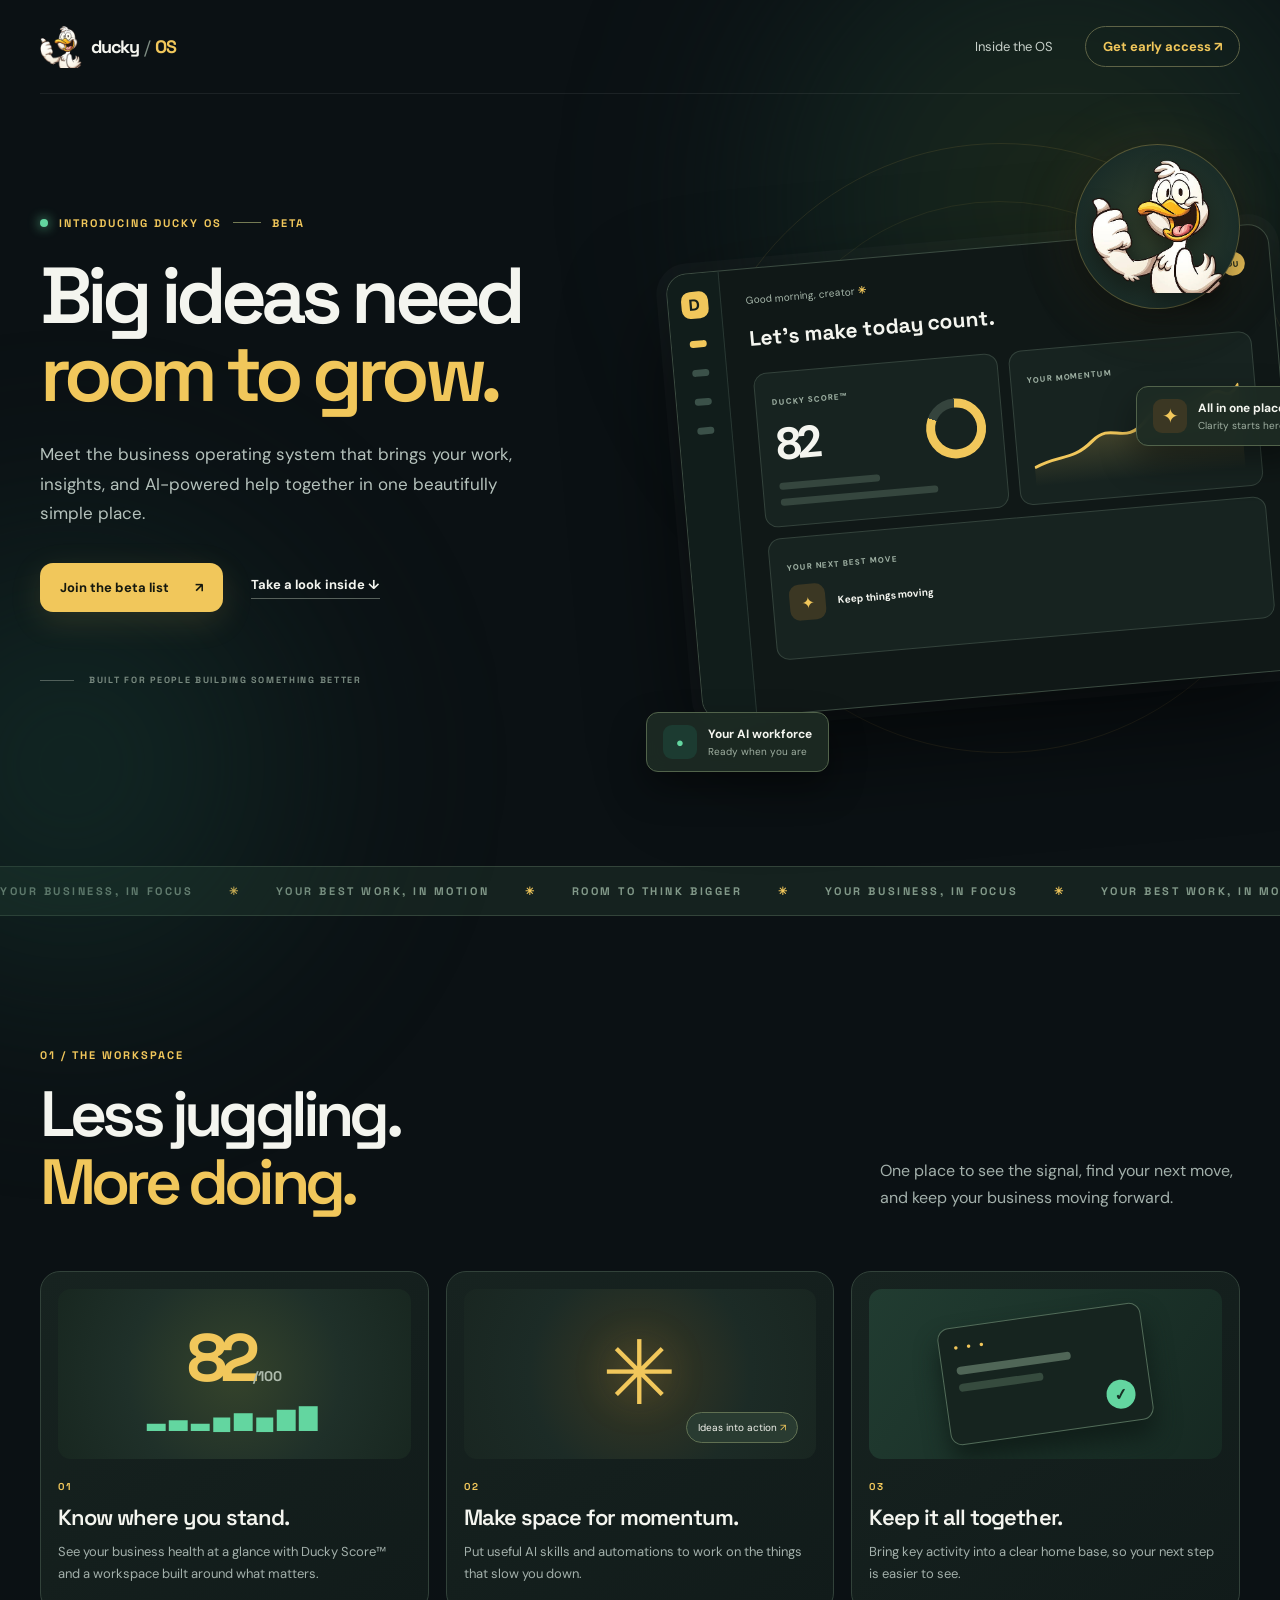
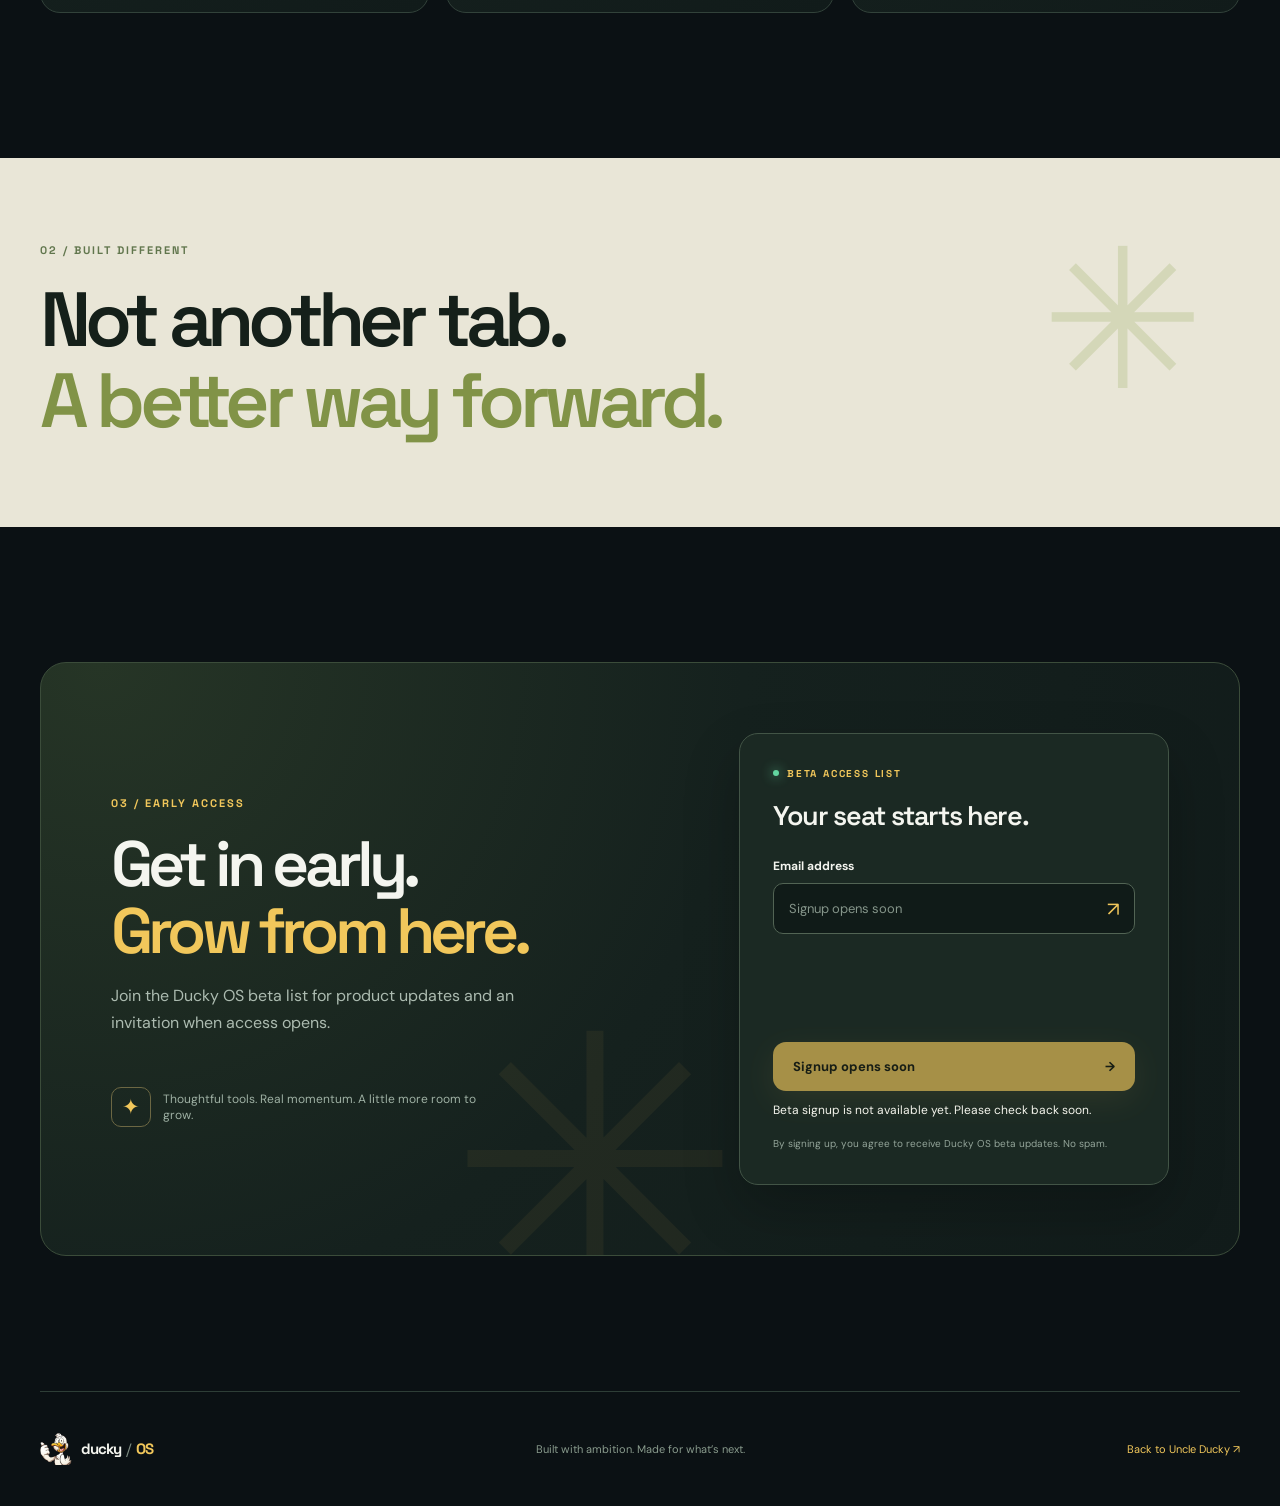
<file: ducky-os/index.html>
<!doctype html>
<html lang="en">
<head>
  <meta charset="utf-8">
  <meta name="viewport" content="width=device-width, initial-scale=1">
  <meta name="theme-color" content="#0b1114">
  <meta name="description" content="Meet Ducky OS: one calm command center for your business. Join the beta early access list.">
  <meta property="og:title" content="Ducky OS Beta | A little more room to grow">
  <meta property="og:description" content="Your business, finally in one place. Join the Ducky OS beta early access list.">
  <meta property="og:type" content="website">
  <meta property="og:url" content="https://uncleducky.org/ducky-os/">
  <title>Ducky OS Beta — Small business grit. 10x AI power</title>
  <link rel="icon" href="/images/logo.ico" sizes="32x32">
  <link rel="preconnect" href="https://fonts.googleapis.com">
  <link rel="preconnect" href="https://fonts.gstatic.com" crossorigin>
  <link href="https://fonts.googleapis.com/css2?family=DM+Sans:wght@400;500;600;700&family=Space+Grotesk:wght@400;500;600;700&display=swap" rel="stylesheet">
  <link rel="stylesheet" href="./style.css">
  <script src="https://www.google.com/recaptcha/api.js" async defer></script>
  <script src="./signup.js" defer></script>
</head>
<body>
  <div class="ambient ambient-one" aria-hidden="true"></div>
  <div class="ambient ambient-two" aria-hidden="true"></div>
  <header class="site-header wrap">
    <a class="brand" href="/" aria-label="Uncle Ducky home"><img src="/images/logo.png" width="42" height="42" alt=""><span>ducky<span class="brand-separator">/</span><strong>OS</strong></span></a>
    <nav aria-label="Main navigation"><a href="#inside">Inside the OS</a><a href="#early-access" class="nav-cta">Get early access <span aria-hidden="true">↗</span></a></nav>
  </header>
  <main>
    <section class="hero wrap" aria-labelledby="hero-title">
      <div class="hero-copy">
        <div class="eyebrow"><span class="live-dot"></span> INTRODUCING DUCKY OS <span class="eyebrow-rule"></span> BETA</div>
        <h1 id="hero-title">Big ideas need <em>room to grow.</em></h1>
        <p class="hero-lead">Meet the business operating system that brings your work, insights, and AI-powered help together in one beautifully simple place.</p>
        <div class="hero-actions"><a class="button button-gold" href="#early-access">Join the beta list <span aria-hidden="true">↗</span></a><a class="text-link" href="#inside">Take a look inside <span aria-hidden="true">↓</span></a></div>
        <div class="hero-footnote"><span class="footnote-line"></span> BUILT FOR PEOPLE BUILDING SOMETHING BETTER</div>
      </div>
      <div class="hero-art" aria-label="Illustration of the Ducky OS workspace">
        <div class="orbit orbit-one"></div><div class="orbit orbit-two"></div>
        <div class="hero-mascot"><img src="/images/logo.png" alt="Uncle Ducky mascot" width="196" height="196"></div>
        <div class="float-card float-card-a"><span class="float-icon">✦</span><span><strong>All in one place</strong><small>Clarity starts here</small></span></div>
        <div class="float-card float-card-b"><span class="float-icon float-icon-green">●</span><span><strong>Your AI workforce</strong><small>Ready when you are</small></span></div>
        <div class="dashboard-preview" aria-hidden="true">
          <div class="preview-rail"><span class="rail-logo">D</span><i></i><i></i><i></i><i></i></div>
          <div class="preview-main"><div class="preview-top"><span>Good morning, creator <b>✳</b></span><span class="preview-avatar">DU</span></div><div class="preview-greeting">Let's make today count.</div><div class="preview-grid"><div class="preview-panel preview-score"><small>DUCKY SCORE™</small><div class="score-figure"><span>82</span><span class="score-ring"></span></div><div class="skeleton short"></div><div class="skeleton"></div></div><div class="preview-panel preview-chart"><small>YOUR MOMENTUM</small><svg viewBox="0 0 180 100" preserveAspectRatio="none"><defs><linearGradient id="chart-fill" x1="0" x2="0" y1="0" y2="1"><stop stop-color="#f1c75b" stop-opacity=".35"/><stop offset="1" stop-color="#f1c75b" stop-opacity="0"/></linearGradient></defs><path d="M0 81 C22 69 32 78 51 59 S77 69 99 42 S126 52 147 29 S165 38 180 14 L180 100 L0 100Z" fill="url(#chart-fill)"/><path d="M0 81 C22 69 32 78 51 59 S77 69 99 42 S126 52 147 29 S165 38 180 14" fill="none" stroke="#f1c75b" stroke-width="3"/></svg></div><div class="preview-panel preview-wide"><small>YOUR NEXT BEST MOVE</small><div class="wide-content"><span class="wide-spark">✦</span><span><b>Keep things moving</b><span class="skeleton"></span></span></div></div></div></div>
        </div>
      </div>
    </section>
    <div class="marquee" aria-label="Ducky OS brings clarity, momentum, and useful AI together"><div>YOUR BUSINESS, IN FOCUS <span>✳</span> YOUR BEST WORK, IN MOTION <span>✳</span> ROOM TO THINK BIGGER <span>✳</span> YOUR BUSINESS, IN FOCUS <span>✳</span> YOUR BEST WORK, IN MOTION <span>✳</span> ROOM TO THINK BIGGER <span>✳</span></div></div>
    <section id="inside" class="features wrap" aria-labelledby="features-title"><div class="section-intro"><span class="section-label">01 / THE WORKSPACE</span><h2 id="features-title">Less juggling.<br><em>More doing.</em></h2><p>One place to see the signal, find your next move, and keep your business moving forward.</p></div><div class="feature-grid"><article class="feature-card"><div class="feature-visual feature-visual-score"><span class="mini-score">82<span>/100</span></span><span class="mini-chart">▂▃▂▄▅▄▆▇</span></div><span class="feature-number">01</span><h3>Know where you stand.</h3><p>See your business health at a glance with Ducky Score™ and a workspace built around what matters.</p></article><article class="feature-card"><div class="feature-visual feature-visual-ai"><span class="ai-star">✳</span><span class="ai-pill">Ideas into action <span>↗</span></span></div><span class="feature-number">02</span><h3>Make space for momentum.</h3><p>Put useful AI skills and automations to work on the things that slow you down.</p></article><article class="feature-card"><div class="feature-visual feature-visual-calm"><div class="calm-window"><span class="calm-dots">● ● ●</span><span class="calm-line"></span><span class="calm-line calm-line-two"></span><span class="calm-check">✓</span></div></div><span class="feature-number">03</span><h3>Keep it all together.</h3><p>Bring key activity into a clear home base, so your next step is easier to see.</p></article></div></section>
    <section class="statement"><div class="wrap statement-inner"><span class="section-label">02 / BUILT DIFFERENT</span><p>Not another tab.<br><em>A better way forward.</em></p><span class="statement-star" aria-hidden="true">✳</span></div></section>
    <section id="early-access" class="signup-section wrap" aria-labelledby="signup-title"><div class="signup-panel"><div class="signup-copy"><span class="section-label">03 / EARLY ACCESS</span><h2 id="signup-title">Get in early.<br><em>Grow from here.</em></h2><p>Join the Ducky OS beta list for product updates and an invitation when access opens.</p><div class="signup-detail"><span class="detail-icon">✦</span><span>Thoughtful tools. Real momentum. A little more room to grow.</span></div></div><div class="signup-form-card"><span class="form-topline"><span class="live-dot"></span> BETA ACCESS LIST</span><h3>Your seat starts here.</h3><form id="beta-form" novalidate><label for="beta-email">Email address</label><div class="input-wrap"><input id="beta-email" name="email" type="email" autocomplete="email" inputmode="email" placeholder="Signup opens soon" disabled required maxlength="254"><span aria-hidden="true">↗</span></div><div class="honeypot" aria-hidden="true"><label for="beta-company-url">Company website</label><input id="beta-company-url" name="company_url" type="text" tabindex="-1" autocomplete="off"></div><div class="captcha-wrap"><div class="g-recaptcha" data-sitekey="6LerRdQsAAAAAHWOq9WckGZ8N4dUwdqrEQhuVvh0"></div></div><button class="button button-gold form-button" type="submit" disabled>Signup opens soon <span aria-hidden="true">→</span></button><p id="form-status" class="form-status" role="status" aria-live="polite">Beta signup is not available yet. Please check back soon.</p><p class="form-note">By signing up, you agree to receive Ducky OS beta updates. No spam.</p></form></div></div></section>
  </main>
  <footer class="footer wrap"><a class="brand" href="/" aria-label="Uncle Ducky home"><img src="/images/logo.png" width="32" height="32" alt=""><span>ducky<span class="brand-separator">/</span><strong>OS</strong></span></a><span>Built with ambition. Made for what’s next.</span><a href="/">Back to Uncle Ducky ↗</a></footer>
</body>
</html>
</file>
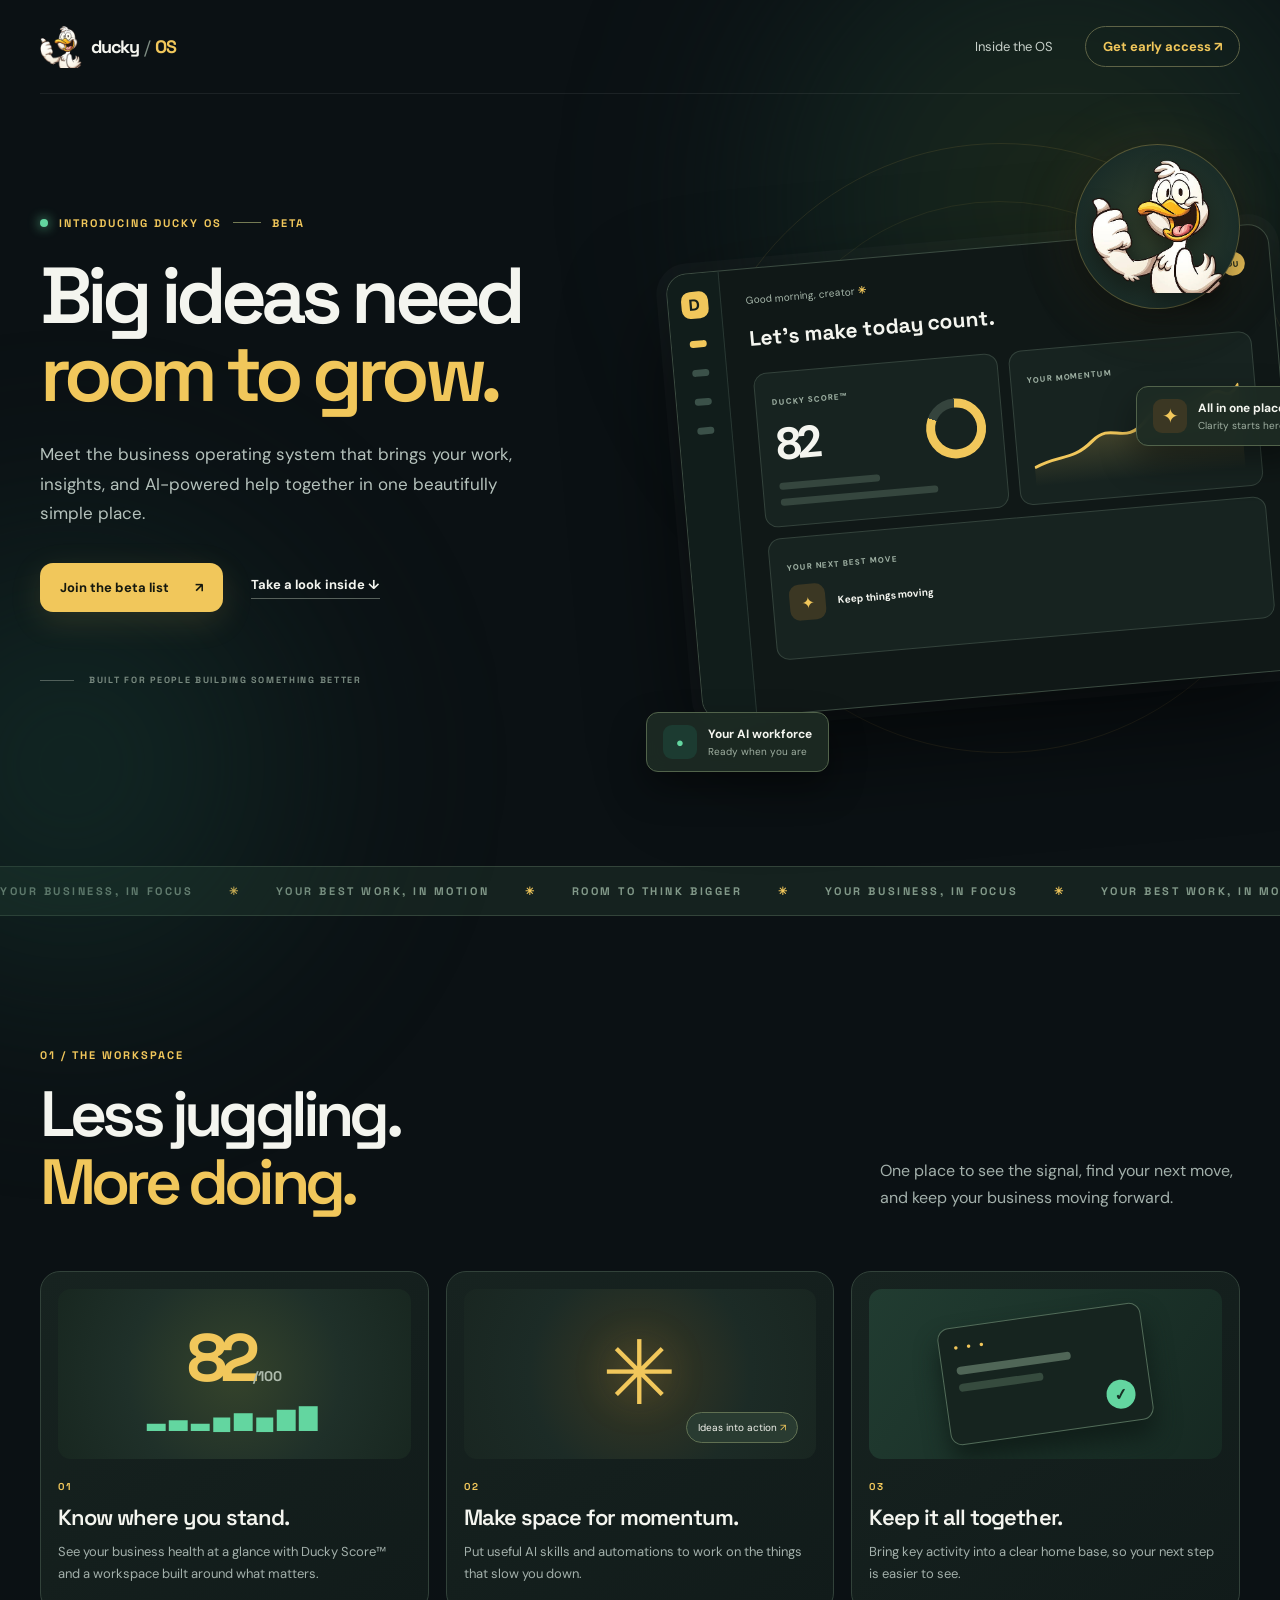
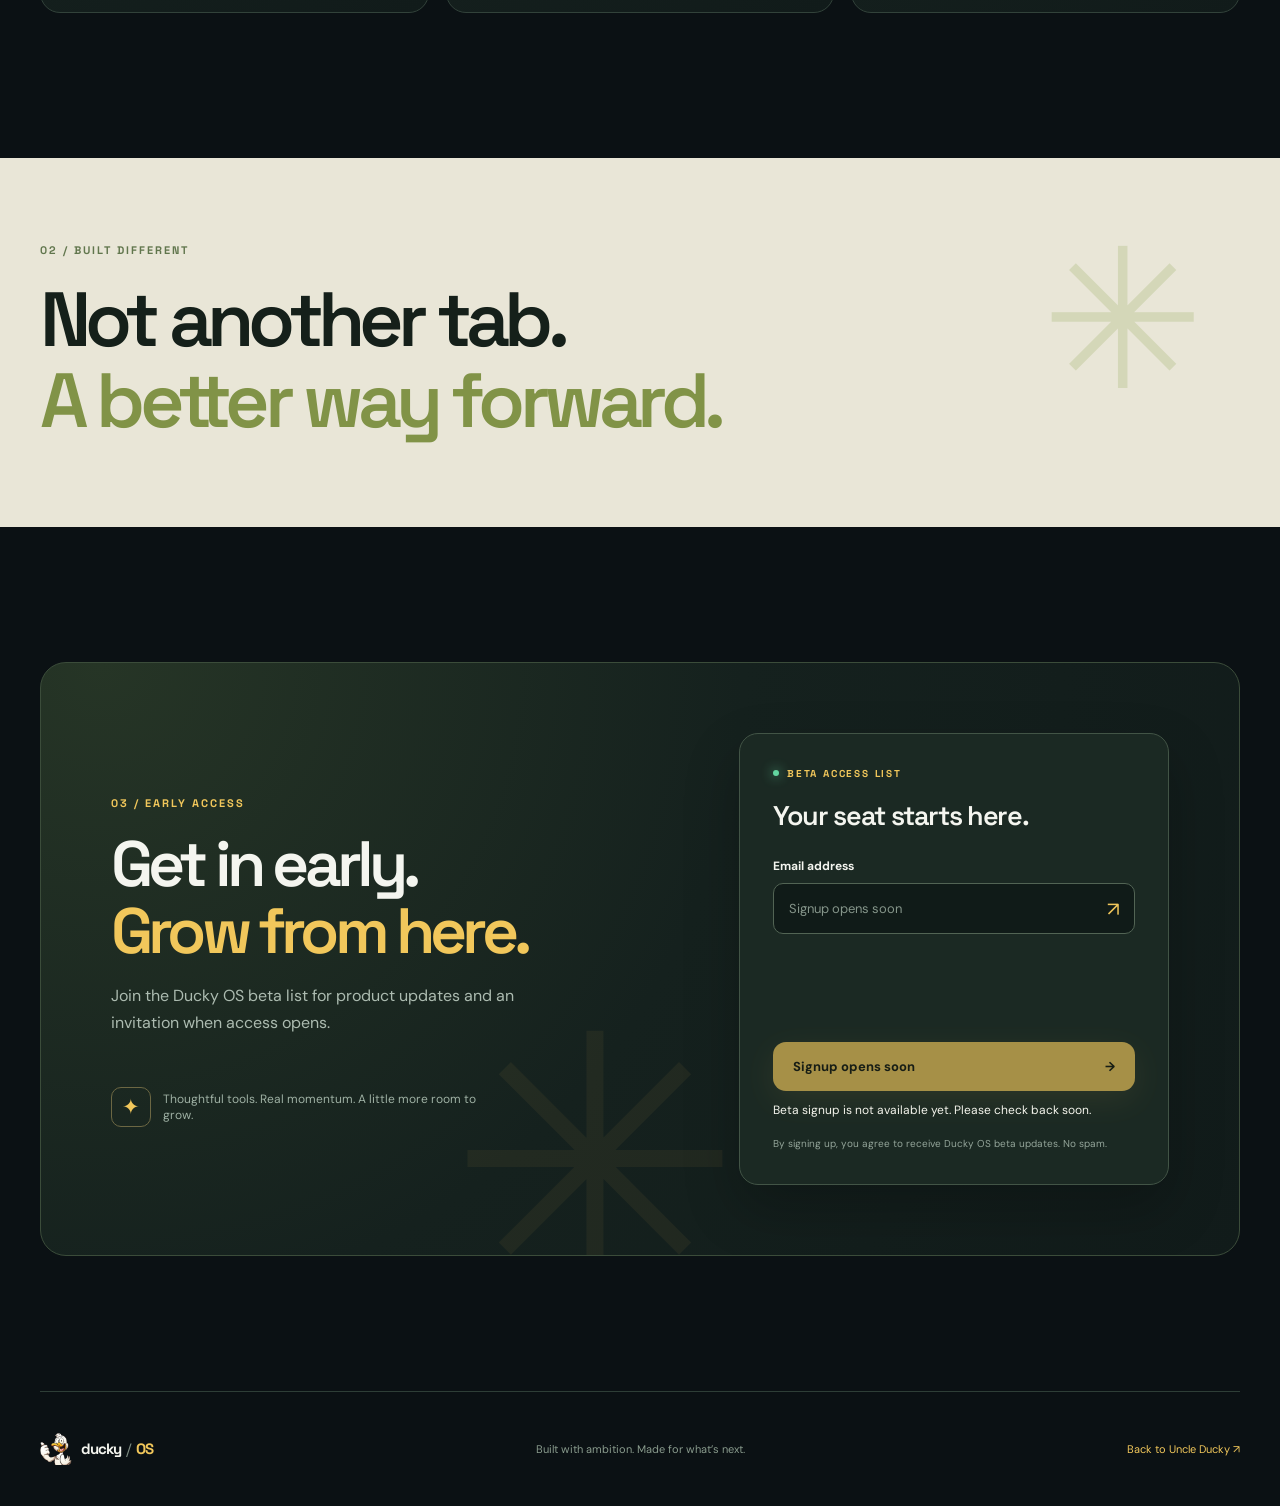
<file: project-backups/uncleducky/latest/files/ducky-os/index.html>
<!doctype html>
<html lang="en">
<head>
  <meta charset="utf-8">
  <meta name="viewport" content="width=device-width, initial-scale=1">
  <meta name="theme-color" content="#0b1114">
  <meta name="description" content="Meet Ducky OS: one calm command center for your business. Join the beta early access list.">
  <meta property="og:title" content="Ducky OS Beta | A little more room to grow">
  <meta property="og:description" content="Your business, finally in one place. Join the Ducky OS beta early access list.">
  <meta property="og:type" content="website">
  <meta property="og:url" content="https://uncleducky.org/ducky-os/">
  <title>Ducky OS Beta - Small business grit. 10x AI power</title>
  <link rel="icon" href="/images/logo.ico" sizes="32x32">
  <link rel="preconnect" href="https://fonts.googleapis.com">
  <link rel="preconnect" href="https://fonts.gstatic.com" crossorigin>
  <link href="https://fonts.googleapis.com/css2?family=DM+Sans:wght@400;500;600;700&family=Space+Grotesk:wght@400;500;600;700&display=swap" rel="stylesheet">
  <link rel="stylesheet" href="./style.css">
  <script src="https://www.google.com/recaptcha/api.js" async defer></script>
  <script src="./signup.js" defer></script>
</head>
<body>
  <div class="ambient ambient-one" aria-hidden="true"></div>
  <div class="ambient ambient-two" aria-hidden="true"></div>
  <header class="site-header wrap">
    <a class="brand" href="/" aria-label="Uncle Ducky home"><img src="/images/logo.png" width="42" height="42" alt=""><span>ducky<span class="brand-separator">/</span><strong>OS</strong></span></a>
    <nav aria-label="Main navigation"><a href="#inside">Inside the OS</a><a href="#early-access" class="nav-cta">Get early access <span aria-hidden="true">↗</span></a></nav>
  </header>
  <main>
    <section class="hero wrap" aria-labelledby="hero-title">
      <div class="hero-copy">
        <div class="eyebrow"><span class="live-dot"></span> INTRODUCING DUCKY OS <span class="eyebrow-rule"></span> BETA</div>
        <h1 id="hero-title">Big ideas need <em>room to grow.</em></h1>
        <p class="hero-lead">Meet the business operating system that brings your work, insights, and AI-powered help together in one beautifully simple place.</p>
        <div class="hero-actions"><a class="button button-gold" href="#early-access">Join the beta list <span aria-hidden="true">↗</span></a><a class="text-link" href="#inside">Take a look inside <span aria-hidden="true">↓</span></a></div>
        <div class="hero-footnote"><span class="footnote-line"></span> BUILT FOR PEOPLE BUILDING SOMETHING BETTER</div>
      </div>
      <div class="hero-art" aria-label="Illustration of the Ducky OS workspace">
        <div class="orbit orbit-one"></div><div class="orbit orbit-two"></div>
        <div class="hero-mascot"><img src="/images/logo.png" alt="Uncle Ducky mascot" width="196" height="196"></div>
        <div class="float-card float-card-a"><span class="float-icon">✦</span><span><strong>All in one place</strong><small>Clarity starts here</small></span></div>
        <div class="float-card float-card-b"><span class="float-icon float-icon-green">●</span><span><strong>Your AI workforce</strong><small>Ready when you are</small></span></div>
        <div class="dashboard-preview" aria-hidden="true">
          <div class="preview-rail"><span class="rail-logo">D</span><i></i><i></i><i></i><i></i></div>
          <div class="preview-main"><div class="preview-top"><span>Good morning, creator <b>✳</b></span><span class="preview-avatar">DU</span></div><div class="preview-greeting">Let's make today count.</div><div class="preview-grid"><div class="preview-panel preview-score"><small>DUCKY SCORE™</small><div class="score-figure"><span>82</span><span class="score-ring"></span></div><div class="skeleton short"></div><div class="skeleton"></div></div><div class="preview-panel preview-chart"><small>YOUR MOMENTUM</small><svg viewBox="0 0 180 100" preserveAspectRatio="none"><defs><linearGradient id="chart-fill" x1="0" x2="0" y1="0" y2="1"><stop stop-color="#f1c75b" stop-opacity=".35"/><stop offset="1" stop-color="#f1c75b" stop-opacity="0"/></linearGradient></defs><path d="M0 81 C22 69 32 78 51 59 S77 69 99 42 S126 52 147 29 S165 38 180 14 L180 100 L0 100Z" fill="url(#chart-fill)"/><path d="M0 81 C22 69 32 78 51 59 S77 69 99 42 S126 52 147 29 S165 38 180 14" fill="none" stroke="#f1c75b" stroke-width="3"/></svg></div><div class="preview-panel preview-wide"><small>YOUR NEXT BEST MOVE</small><div class="wide-content"><span class="wide-spark">✦</span><span><b>Keep things moving</b><span class="skeleton"></span></span></div></div></div></div>
        </div>
      </div>
    </section>
    <div class="marquee" aria-label="Ducky OS brings clarity, momentum, and useful AI together"><div>YOUR BUSINESS, IN FOCUS <span>✳</span> YOUR BEST WORK, IN MOTION <span>✳</span> ROOM TO THINK BIGGER <span>✳</span> YOUR BUSINESS, IN FOCUS <span>✳</span> YOUR BEST WORK, IN MOTION <span>✳</span> ROOM TO THINK BIGGER <span>✳</span></div></div>
    <section id="inside" class="features wrap" aria-labelledby="features-title"><div class="section-intro"><span class="section-label">01 / THE WORKSPACE</span><h2 id="features-title">Less juggling.<br><em>More doing.</em></h2><p>One place to see the signal, find your next move, and keep your business moving forward.</p></div><div class="feature-grid"><article class="feature-card"><div class="feature-visual feature-visual-score"><span class="mini-score">82<span>/100</span></span><span class="mini-chart">▂▃▂▄▅▄▆▇</span></div><span class="feature-number">01</span><h3>Know where you stand.</h3><p>See your business health at a glance with Ducky Score™ and a workspace built around what matters.</p></article><article class="feature-card"><div class="feature-visual feature-visual-ai"><span class="ai-star">✳</span><span class="ai-pill">Ideas into action <span>↗</span></span></div><span class="feature-number">02</span><h3>Make space for momentum.</h3><p>Put useful AI skills and automations to work on the things that slow you down.</p></article><article class="feature-card"><div class="feature-visual feature-visual-calm"><div class="calm-window"><span class="calm-dots">● ● ●</span><span class="calm-line"></span><span class="calm-line calm-line-two"></span><span class="calm-check">✓</span></div></div><span class="feature-number">03</span><h3>Keep it all together.</h3><p>Bring key activity into a clear home base, so your next step is easier to see.</p></article></div></section>
    <section class="statement"><div class="wrap statement-inner"><span class="section-label">02 / BUILT DIFFERENT</span><p>Not another tab.<br><em>A better way forward.</em></p><span class="statement-star" aria-hidden="true">✳</span></div></section>
    <section id="early-access" class="signup-section wrap" aria-labelledby="signup-title"><div class="signup-panel"><div class="signup-copy"><span class="section-label">03 / EARLY ACCESS</span><h2 id="signup-title">Get in early.<br><em>Grow from here.</em></h2><p>Join the Ducky OS beta list for product updates and an invitation when access opens.</p><div class="signup-detail"><span class="detail-icon">✦</span><span>Thoughtful tools. Real momentum. A little more room to grow.</span></div></div><div class="signup-form-card"><span class="form-topline"><span class="live-dot"></span> BETA ACCESS LIST</span><h3>Your seat starts here.</h3><form id="beta-form" novalidate><label for="beta-email">Email address</label><div class="input-wrap"><input id="beta-email" name="email" type="email" autocomplete="email" inputmode="email" placeholder="Signup opens soon" disabled required maxlength="254"><span aria-hidden="true">↗</span></div><div class="honeypot" aria-hidden="true"><label for="beta-company-url">Company website</label><input id="beta-company-url" name="company_url" type="text" tabindex="-1" autocomplete="off"></div><div class="captcha-wrap"><div class="g-recaptcha" data-sitekey="6LerRdQsAAAAAHWOq9WckGZ8N4dUwdqrEQhuVvh0"></div></div><button class="button button-gold form-button" type="submit" disabled>Signup opens soon <span aria-hidden="true">→</span></button><p id="form-status" class="form-status" role="status" aria-live="polite">Beta signup is not available yet. Please check back soon.</p><p class="form-note">By signing up, you agree to receive Ducky OS beta updates. No spam.</p></form></div></div></section>
  </main>
  <footer class="footer wrap"><a class="brand" href="/" aria-label="Uncle Ducky home"><img src="/images/logo.png" width="32" height="32" alt=""><span>ducky<span class="brand-separator">/</span><strong>OS</strong></span></a><span>Built with ambition. Made for what’s next.</span><a href="/">Back to Uncle Ducky ↗</a></footer>
</body>
</html>
</file>
<file: ducky-os/style.css>
:root {
  --bg:#0b1114;
  --surface:#121b1e;
  --surface2:#172326;
  --line:#29383a;
  --text:#f4f5ef;
  --muted:#a3b0ab;
  --gold:#f1c75b;
  --green:#63d6a0
}

* {
  box-sizing:border-box
}

html {
  scroll-behavior:smooth
}

body {
  margin:0;
  background:var(--bg);
  color:var(--text);
  font-family:'DM Sans',sans-serif;
  overflow-x:hidden
}

a {
  color:inherit;
  text-decoration:none
}

button,input {
  font:inherit
}

button {
  cursor:pointer
}

.wrap {
  width:min(1240px,calc(100% - 80px));
  margin-inline:auto
}

.ambient {
  position:absolute;
  pointer-events:none;
  filter:blur(80px);
  opacity:.65
}

.ambient-one {
  top:-180px;
  right:-180px;
  width:800px;
  height:760px;
  background:radial-gradient(circle,#29351b 0%,#152b25 39%,transparent 69%)
}

.ambient-two {
  top:440px;
  left:-320px;
  width:780px;
  height:650px;
  background:radial-gradient(circle,#173a32 0%,transparent 65%)
}

.site-header {
  position:relative;
  z-index:5;
  display:flex;
  justify-content:space-between;
  align-items:center;
  height:94px;
  border-bottom:1px solid rgba(255,255,255,.07)
}

.brand {
  display:flex;
  align-items:center;
  gap:9px;
  font-family:'Space Grotesk',sans-serif;
  font-size:18px;
  font-weight:700;
  letter-spacing:-.065em;
  white-space:nowrap
}

.brand img {
  object-fit:contain
}

.brand strong {
  color:var(--gold)
}

.brand-separator {
  margin:0 5px;
  color:#7e8d83;
  font-weight:400
}

.site-header nav {
  display:flex;
  align-items:center;
  gap:32px;
  font-size:13px;
  color:#c7d0c9
}

.site-header nav>a:first-child:hover,.footer a:last-child:hover {
  color:var(--gold)
}

.nav-cta {
  padding:11px 17px;
  border:1px solid #5e6346;
  border-radius:999px;
  color:var(--gold);
  font-weight:700;
  transition:background .2s
}

.nav-cta:hover {
  background:#22291e
}

.hero {
  position:relative;
  z-index:1;
  min-height:735px;
  display:grid;
  grid-template-columns:48% 52%;
  align-items:center;
  gap:10px;
  padding-block:42px 80px
}

.hero-copy {
  position:relative;
  z-index:3;
  padding-bottom:20px
}

.eyebrow,.section-label,.form-topline,.hero-footnote {
  color:var(--gold);
  font-family:'Space Grotesk',sans-serif;
  font-size:11px;
  font-weight:700;
  letter-spacing:.18em
}

.eyebrow {
  display:flex;
  align-items:center;
  gap:11px;
  white-space:nowrap
}

.live-dot {
  width:8px;
  height:8px;
  border-radius:50%;
  background:var(--green);
  box-shadow:0 0 12px var(--green);
  display:inline-block;
  flex:none
}

.eyebrow-rule {
  height:1px;
  width:28px;
  background:#757b54
}

.hero h1,.section-intro h2,.signup-copy h2 {
  font-family:'Space Grotesk',sans-serif;
  letter-spacing:-.075em;
  font-weight:600
}

.hero h1 {
  font-size:clamp(66px,6.2vw,104px);
  line-height:.99;
  margin:27px 0 26px;
  max-width:690px
}

.hero h1 em,.section-intro h2 em,.statement em,.signup-copy h2 em {
  font-style:normal;
  color:var(--gold)
}

.hero-lead {
  max-width:500px;
  color:#b5c2bc;
  font-size:17px;
  line-height:1.75;
  margin:0
}

.hero-actions {
  display:flex;
  align-items:center;
  gap:28px;
  margin-top:34px
}

.button {
  border:0;
  border-radius:13px;
  display:inline-flex;
  align-items:center;
  justify-content:space-between;
  gap:26px;
  padding:16px 20px;
  font-size:13px;
  font-weight:700;
  transition:transform .2s,box-shadow .2s,background .2s
}

.button:hover {
  transform:translateY(-3px)
}

.button-gold {
  color:#15180e;
  background:var(--gold);
  box-shadow:0 9px 32px rgba(241,199,91,.13)
}

.button-gold:hover {
  background:#ffda73;
  box-shadow:0 13px 38px rgba(241,199,91,.24)
}

.text-link {
  font-size:13px;
  font-weight:700;
  border-bottom:1px solid #57615b;
  padding-bottom:5px
}

.text-link:hover {
  color:var(--gold)
}

.hero-footnote {
  display:flex;
  align-items:center;
  gap:15px;
  margin-top:62px;
  color:#798a80;
  font-size:9px;
  letter-spacing:.19em
}

.footnote-line {
  height:1px;
  width:34px;
  background:#51605a
}

.hero-art {
  position:relative;
  min-height:650px;
  transform:translateX(20px)
}

.orbit {
  position:absolute;
  border:1px solid rgba(241,199,91,.1);
  border-radius:50%;
  left:8%;
  top:1%;
  width:610px;
  height:610px
}

.orbit-two {
  width:495px;
  height:495px;
  left:17%;
  top:10%;
  border-color:rgba(241,199,91,.08)
}

.hero-mascot {
  position:absolute;
  z-index:4;
  top:8px;
  right:30px;
  width:165px;
  height:165px;
  display:grid;
  place-items:center;
  border:1px solid rgba(241,199,91,.28);
  border-radius:50%;
  background:radial-gradient(circle,#33402c,#1b2d28 68%,#111e1d);
  box-shadow:0 15px 45px rgba(0,0,0,.38),0 0 70px rgba(241,199,91,.1);
  animation:float 5s ease-in-out infinite
}

.hero-mascot img {
  width:133px;
  height:133px;
  object-fit:contain;
  filter:drop-shadow(0 10px 10px rgba(0,0,0,.4))
}

.dashboard-preview {
  position:absolute;
  z-index:2;
  top:112px;
  left:6%;
  width:605px;
  height:448px;
  display:flex;
  overflow:hidden;
  border:1px solid #3b4b41;
  border-radius:21px;
  background:#101817;
  box-shadow:0 40px 100px rgba(0,0,0,.58),0 0 0 10px rgba(255,255,255,.025);
  transform:rotate(-5deg)
}

.preview-rail {
  width:53px;
  flex:none;
  border-right:1px solid #293833;
  background:#111d1b;
  display:flex;
  align-items:center;
  flex-direction:column;
  gap:22px;
  padding-top:18px
}

.rail-logo {
  display:grid;
  place-items:center;
  width:27px;
  height:27px;
  border-radius:9px;
  background:var(--gold);
  color:#17201a;
  font-weight:800
}

.preview-rail i {
  width:17px;
  height:7px;
  border-radius:7px;
  background:#3b5149
}

.preview-rail i:nth-child(2) {
  background:var(--gold)
}

.preview-main {
  padding:25px;
  min-width:0;
  width:100%
}

.preview-top {
  display:flex;
  justify-content:space-between;
  color:#a8b9ac;
  font-size:10px
}

.preview-top b {
  color:var(--gold)
}

.preview-avatar {
  display:grid;
  place-items:center;
  width:24px;
  height:24px;
  border-radius:50%;
  background:var(--gold);
  color:#142019;
  font-size:8px;
  font-weight:800
}

.preview-greeting {
  font-family:'Space Grotesk';
  font-size:21px;
  font-weight:700;
  margin:7px 0 22px
}

.preview-grid {
  display:grid;
  grid-template-columns:1fr 1fr;
  grid-template-rows:155px 122px;
  gap:11px
}

.preview-panel {
  padding:16px;
  background:#172320;
  border:1px solid #33423b;
  border-radius:13px;
  overflow:hidden
}

.preview-panel small {
  font-size:8px;
  font-weight:800;
  letter-spacing:.12em;
  color:#9eb0a3
}

.score-figure {
  display:flex;
  align-items:center;
  justify-content:space-between;
  margin-top:4px
}

.score-figure>span:first-child {
  font-size:45px;
  font-weight:700;
  letter-spacing:-.08em
}

.score-ring {
  width:60px;
  height:60px;
  border-radius:50%;
  background:conic-gradient(var(--gold) 82%,#35443d 0);
  display:grid;
  place-items:center
}

.score-ring:after {
  content:'';
  width:42px;
  height:42px;
  border-radius:50%;
  background:#172320
}

.skeleton {
  width:75%;
  height:7px;
  border-radius:8px;
  background:#35463e;
  margin-top:9px
}

.skeleton.short {
  width:48%
}

.preview-chart svg {
  width:100%;
  height:99px
}

.preview-wide {
  grid-column:span 2
}

.wide-content {
  display:flex;
  align-items:center;
  gap:12px;
  margin-top:10px
}

.wide-content b {
  display:block;
  font-size:10px
}

.wide-spark {
  display:grid;
  place-items:center;
  width:36px;
  height:36px;
  border-radius:10px;
  background:#3b3723;
  color:var(--gold)
}

.float-card {
  position:absolute;
  z-index:5;
  display:flex;
  align-items:center;
  gap:11px;
  padding:12px 16px;
  border:1px solid #52634b;
  border-radius:12px;
  background:rgba(29,43,36,.94);
  box-shadow:0 16px 35px rgba(0,0,0,.4);
  backdrop-filter:blur(10px)
}

.float-card strong {
  display:block;
  font-size:12px
}

.float-card small {
  display:block;
  margin-top:3px;
  font-size:10px;
  color:#a0b0a2
}

.float-icon {
  display:grid;
  place-items:center;
  width:34px;
  height:34px;
  border-radius:9px;
  background:#3b3723;
  color:var(--gold);
  font-size:20px
}

.float-icon-green {
  background:#1c3b31;
  color:var(--green);
  font-size:13px
}

.float-card-a {
  top:250px;
  right:-32px
}

.float-card-b {
  bottom:14px;
  left:0
}

.marquee {
  overflow:hidden;
  border-top:1px solid #33443a;
  border-bottom:1px solid #33443a;
  background:#15221f;
  color:#829989;
  font:700 11px 'Space Grotesk',sans-serif;
  letter-spacing:.23em;
  white-space:nowrap
}

.marquee>div {
  width:max-content;
  padding:17px 0;
  animation:marquee 40s linear infinite
}

.marquee span {
  color:var(--gold);
  padding:0 30px
}

.features {
  padding-block:132px 145px
}

.section-intro {
  display:grid;
  grid-template-columns:1fr 1fr;
  align-items:end;
  position:relative
}

.section-intro .section-label {
  grid-column:span 2
}

.section-intro h2,.signup-copy h2 {
  font-size:clamp(54px,5vw,78px);
  line-height:1.06;
  margin:19px 0 0
}

.section-intro p {
  max-width:360px;
  color:var(--muted);
  line-height:1.7;
  margin:0 0 5px auto
}

.feature-grid {
  display:grid;
  grid-template-columns:repeat(3,1fr);
  gap:17px;
  margin-top:54px
}

.feature-card {
  border:1px solid #32423a;
  border-radius:20px;
  background:linear-gradient(145deg,#172320,#111b1a);
  padding:17px 17px 27px;
  min-width:0;
  transition:transform .2s,border-color .2s
}

.feature-card:hover {
  transform:translateY(-6px);
  border-color:#6d7049
}

.feature-visual {
  height:170px;
  border-radius:13px;
  display:flex;
  align-items:center;
  justify-content:center;
  position:relative;
  overflow:hidden
}

.feature-visual-score {
  background:radial-gradient(circle at 50% 50%,#35432b,#1f3029 55%,#182720);
  flex-direction:column
}

.mini-score {
  font-size:67px;
  font-family:'Space Grotesk';
  font-weight:700;
  letter-spacing:-.1em;
  color:var(--gold)
}

.mini-score span {
  font-size:14px;
  letter-spacing:0;
  color:#afbcae
}

.mini-chart {
  font-size:24px;
  color:var(--green);
  letter-spacing:4px
}

.feature-visual-ai {
  background:radial-gradient(circle,#393722,#1c2b26 57%,#192621)
}

.ai-star {
  font-size:89px;
  color:var(--gold);
  text-shadow:0 0 45px rgba(241,199,91,.3);
  animation:spin 30s linear infinite
}

.ai-pill {
  position:absolute;
  right:18px;
  bottom:16px;
  background:#293b31;
  border:1px solid #607052;
  border-radius:999px;
  padding:8px 11px;
  font-size:10px
}

.ai-pill span {
  color:var(--gold)
}

.feature-visual-calm {
  background:linear-gradient(125deg,#213c31,#162922)
}

.calm-window {
  width:205px;
  height:118px;
  transform:rotate(-8deg);
  border:1px solid #526c59;
  border-radius:12px;
  background:#16241f;
  padding:14px;
  box-shadow:0 16px 25px #101e19
}

.calm-dots {
  display:block;
  color:var(--gold);
  letter-spacing:3px;
  font-size:8px
}

.calm-line {
  display:block;
  width:115px;
  height:8px;
  border-radius:8px;
  background:#506657;
  margin-top:15px
}

.calm-line-two {
  width:85px;
  margin-top:9px;
  background:#364b3e
}

.calm-check {
  position:absolute;
  right:15px;
  bottom:13px;
  width:29px;
  height:29px;
  border-radius:50%;
  display:grid;
  place-items:center;
  background:var(--green);
  color:#173125;
  font-weight:800
}

.feature-number {
  display:block;
  margin:21px 0 10px;
  color:var(--gold);
  font:700 10px 'Space Grotesk';
  letter-spacing:.2em
}

.feature-card h3 {
  font:600 22px 'Space Grotesk';
  letter-spacing:-.045em;
  margin:0 0 10px
}

.feature-card p {
  font-size:13px;
  line-height:1.7;
  color:var(--muted);
  margin:0
}

.statement {
  background:#e9e6d7;
  color:#15201a;
  overflow:hidden
}

.statement-inner {
  position:relative;
  padding-block:80px 85px
}

.statement .section-label {
  color:#61764d
}

.statement p {
  font:600 clamp(47px,6vw,92px)/1.06 'Space Grotesk';
  letter-spacing:-.075em;
  margin:20px 0 0
}

.statement em {
  color:#819347
}

.statement-star {
  position:absolute;
  right:3%;
  top:18%;
  font-size:195px;
  color:#d4d7b8;
  line-height:1
}

.signup-section {
  padding-block:135px
}

.signup-panel {
  position:relative;
  display:grid;
  grid-template-columns:1fr 430px;
  gap:70px;
  align-items:center;
  padding:70px;
  border:1px solid #3b4c3a;
  border-radius:26px;
  background:radial-gradient(circle at 5% 0,#263526,#15211e 50%,#111b1a);
  overflow:hidden
}

.signup-panel:after {
  content:'✳';
  position:absolute;
  left:34%;
  bottom:-140px;
  font-size:350px;
  color:rgba(241,199,91,.055);
  pointer-events:none
}

.signup-copy {
  position:relative;
  z-index:1
}

.signup-copy p {
  max-width:420px;
  line-height:1.7;
  color:#acbbb0
}

.signup-detail {
  display:flex;
  gap:12px;
  align-items:center;
  max-width:370px;
  margin-top:50px;
  color:#9eb0a3;
  font-size:12px
}

.detail-icon {
  display:grid;
  place-items:center;
  width:40px;
  height:40px;
  flex:none;
  border:1px solid #6c6743;
  border-radius:10px;
  color:var(--gold);
  font-size:21px
}

.signup-form-card {
  position:relative;
  z-index:2;
  padding:33px;
  border:1px solid #425446;
  border-radius:19px;
  background:#1b2923;
  box-shadow:0 24px 55px rgba(0,0,0,.23)
}

.form-topline {
  display:flex;
  align-items:center;
  gap:8px;
  font-size:10px
}

.form-topline .live-dot {
  width:6px;
  height:6px
}

.signup-form-card h3 {
  font:600 27px 'Space Grotesk';
  letter-spacing:-.05em;
  margin:18px 0 25px
}

.signup-form-card label {
  display:block;
  font-size:12px;
  font-weight:700;
  margin-bottom:9px
}

.input-wrap {
  position:relative
}

.input-wrap input {
  width:100%;
  background:#101b18;
  border:1px solid #526454;
  border-radius:10px;
  color:var(--text);
  padding:16px 40px 16px 15px;
  outline:0;
  font-size:13px
}

.input-wrap input:focus {
  border-color:var(--gold);
  box-shadow:0 0 0 3px rgba(241,199,91,.15)
}

.input-wrap input::placeholder {
  color:#85958a
}

.input-wrap>span {
  position:absolute;
  right:15px;
  top:13px;
  color:var(--gold);
  font-size:20px
}

.form-button {
  width:100%;
  margin-top:14px
}

.form-button:disabled {
  opacity:.65;
  cursor:wait
}

.form-status {
  min-height:0;
  font-size:12px;
  line-height:1.5;
  margin:10px 0 0
}

.form-status:empty {
  display:none
}

.form-status[data-state='error'] {
  color:#ffaaa1
}

.form-status[data-state='success'] {
  color:var(--green)
}

.form-note {
  font-size:10px;
  color:#94a59a;
  line-height:1.5;
  margin:17px 0 0
}

.honeypot {
  position:absolute;
  width:1px;
  height:1px;
  overflow:hidden;
  clip-path:inset(50%)
}

.footer {
  min-height:115px;
  display:flex;
  align-items:center;
  justify-content:space-between;
  gap:20px;
  border-top:1px solid #2e3e37;
  color:#899b8d;
  font-size:11px
}

.footer .brand {
  color:var(--text);
  font-size:15px
}

.footer a:last-child {
  color:var(--gold)
}

@keyframes float {
  50% {
    transform:translateY(-12px)
  }
}

@keyframes spin {
  to {
    transform:rotate(360deg)
  }
}

@keyframes marquee {
  to {
    transform:translateX(-50%)
  }
}

@media(max-width:1100px) {
  .hero {
    grid-template-columns:1fr;
    padding-top:75px
  }
  .hero-copy {
    max-width:650px
  }
  .hero-art {
    width:670px;
    max-width:100%;
    margin:0 auto;
    min-height:580px;
    transform:none
  }
  .dashboard-preview {
    width:min(605px,90%)
  }
  .float-card-a {
    right:0
  }
  .signup-panel {
    grid-template-columns:1fr 420px;
    gap:30px;
    padding:45px
  }
}

@media(max-width:720px) {
  .wrap {
    width:min(100% - 36px,560px)
  }
  .site-header {
    height:74px
  }
  .site-header nav>a:first-child {
    display:none
  }
  .brand {
    font-size:16px
  }
  .brand img {
    width:36px;
    height:36px
  }
  .hero {
    padding-top:68px;
    padding-bottom:50px;
    min-height:0
  }
  .hero h1 {
    font-size:clamp(56px,13vw,82px)
  }
  .hero-lead {
    font-size:15px
  }
  .hero-footnote {
    margin-top:40px
  }
  .hero-art {
    min-height:400px;
    width:100%;
    margin-top:40px
  }
  .orbit {
    width:390px;
    height:390px;
    left:0
  }
  .orbit-two {
    width:300px;
    height:300px
  }
  .hero-mascot {
    width:100px;
    height:100px;
    right:0;
    top:0
  }
  .hero-mascot img {
    width:85px;
    height:85px
  }
  .dashboard-preview {
    top:70px;
    left:1%;
    width:95%;
    height:290px;
    border-radius:13px
  }
  .preview-rail {
    width:38px;
    gap:15px
  }
  .preview-main {
    padding:14px
  }
  .preview-greeting {
    font-size:15px;
    margin-bottom:13px
  }
  .preview-grid {
    grid-template-rows:95px 70px;
    gap:6px
  }
  .preview-panel {
    padding:8px;
    border-radius:7px
  }
  .preview-panel small {
    font-size:6px
  }
  .score-figure>span:first-child {
    font-size:29px
  }
  .score-ring {
    width:32px;
    height:32px
  }
  .score-ring:after {
    width:22px;
    height:22px
  }
  .preview-chart svg {
    height:60px
  }
  .float-card {
    padding:7px 9px;
    gap:6px
  }
  .float-card strong {
    font-size:8px
  }
  .float-card small {
    font-size:7px
  }
  .float-icon {
    width:23px;
    height:23px;
    font-size:12px
  }
  .float-card-a {
    top:160px;
    right:-8px
  }
  .float-card-b {
    bottom:3px
  }
  .features {
    padding-block:80px
  }
  .section-intro {
    display:block
  }
  .section-intro h2,.signup-copy h2 {
    font-size:54px
  }
  .section-intro p {
    margin:20px 0 0
  }
  .feature-grid {
    grid-template-columns:1fr;
    margin-top:32px
  }
  .feature-visual {
    height:160px
  }
  .statement-inner {
    padding-block:65px
  }
  .statement-star {
    font-size:100px;
    top:7%;
    right:0
  }
  .signup-section {
    padding-block:80px
  }
  .signup-panel {
    display:block;
    padding:31px 20px
  }
  .signup-detail {
    margin-top:28px
  }
  .signup-form-card {
    margin-top:38px;
    padding:25px
  }
  .footer {
    flex-wrap:wrap;
    padding-block:22px;
    min-height:0
  }
  .footer>span {
    order:3;
    width:100%
  }
}

@media(max-width:420px) {
  .hero-actions {
    align-items:flex-start;
    flex-direction:column;
    gap:20px
  }
  .eyebrow {
    font-size:9px
  }
  .hero-art {
    min-height:340px
  }
  .dashboard-preview {
    height:265px
  }
  .float-card-b {
    bottom:0
  }
  .nav-cta {
    font-size:11px;
    padding:9px 11px
  }
}

@media(prefers-reduced-motion:reduce) {
  html {
    scroll-behavior:auto
  }
  *,*:before,*:after {
    animation-duration:.01ms!important;
    animation-iteration-count:1!important;
    transition-duration:.01ms!important
  }
}

.captcha-wrap {
  margin-top:16px;
  min-height:78px;
  overflow:hidden
}

@media(max-width:420px) {
  .captcha-wrap .g-recaptcha {
    transform:scale(.88);
    transform-origin:left top
  }
  .captcha-wrap {
    min-height:69px
  }
}
</file>
<file: project-backups/uncleducky/latest/files/ducky-os/style.css>
:root {
  --bg:#0b1114;
  --surface:#121b1e;
  --surface2:#172326;
  --line:#29383a;
  --text:#f4f5ef;
  --muted:#a3b0ab;
  --gold:#f1c75b;
  --green:#63d6a0
}

* {
  box-sizing:border-box
}

html {
  scroll-behavior:smooth
}

body {
  margin:0;
  background:var(--bg);
  color:var(--text);
  font-family:'DM Sans',sans-serif;
  overflow-x:hidden
}

a {
  color:inherit;
  text-decoration:none
}

button,input {
  font:inherit
}

button {
  cursor:pointer
}

.wrap {
  width:min(1240px,calc(100% - 80px));
  margin-inline:auto
}

.ambient {
  position:absolute;
  pointer-events:none;
  filter:blur(80px);
  opacity:.65
}

.ambient-one {
  top:-180px;
  right:-180px;
  width:800px;
  height:760px;
  background:radial-gradient(circle,#29351b 0%,#152b25 39%,transparent 69%)
}

.ambient-two {
  top:440px;
  left:-320px;
  width:780px;
  height:650px;
  background:radial-gradient(circle,#173a32 0%,transparent 65%)
}

.site-header {
  position:relative;
  z-index:5;
  display:flex;
  justify-content:space-between;
  align-items:center;
  height:94px;
  border-bottom:1px solid rgba(255,255,255,.07)
}

.brand {
  display:flex;
  align-items:center;
  gap:9px;
  font-family:'Space Grotesk',sans-serif;
  font-size:18px;
  font-weight:700;
  letter-spacing:-.065em;
  white-space:nowrap
}

.brand img {
  object-fit:contain
}

.brand strong {
  color:var(--gold)
}

.brand-separator {
  margin:0 5px;
  color:#7e8d83;
  font-weight:400
}

.site-header nav {
  display:flex;
  align-items:center;
  gap:32px;
  font-size:13px;
  color:#c7d0c9
}

.site-header nav>a:first-child:hover,.footer a:last-child:hover {
  color:var(--gold)
}

.nav-cta {
  padding:11px 17px;
  border:1px solid #5e6346;
  border-radius:999px;
  color:var(--gold);
  font-weight:700;
  transition:background .2s
}

.nav-cta:hover {
  background:#22291e
}

.hero {
  position:relative;
  z-index:1;
  min-height:735px;
  display:grid;
  grid-template-columns:48% 52%;
  align-items:center;
  gap:10px;
  padding-block:42px 80px
}

.hero-copy {
  position:relative;
  z-index:3;
  padding-bottom:20px
}

.eyebrow,.section-label,.form-topline,.hero-footnote {
  color:var(--gold);
  font-family:'Space Grotesk',sans-serif;
  font-size:11px;
  font-weight:700;
  letter-spacing:.18em
}

.eyebrow {
  display:flex;
  align-items:center;
  gap:11px;
  white-space:nowrap
}

.live-dot {
  width:8px;
  height:8px;
  border-radius:50%;
  background:var(--green);
  box-shadow:0 0 12px var(--green);
  display:inline-block;
  flex:none
}

.eyebrow-rule {
  height:1px;
  width:28px;
  background:#757b54
}

.hero h1,.section-intro h2,.signup-copy h2 {
  font-family:'Space Grotesk',sans-serif;
  letter-spacing:-.075em;
  font-weight:600
}

.hero h1 {
  font-size:clamp(66px,6.2vw,104px);
  line-height:.99;
  margin:27px 0 26px;
  max-width:690px
}

.hero h1 em,.section-intro h2 em,.statement em,.signup-copy h2 em {
  font-style:normal;
  color:var(--gold)
}

.hero-lead {
  max-width:500px;
  color:#b5c2bc;
  font-size:17px;
  line-height:1.75;
  margin:0
}

.hero-actions {
  display:flex;
  align-items:center;
  gap:28px;
  margin-top:34px
}

.button {
  border:0;
  border-radius:13px;
  display:inline-flex;
  align-items:center;
  justify-content:space-between;
  gap:26px;
  padding:16px 20px;
  font-size:13px;
  font-weight:700;
  transition:transform .2s,box-shadow .2s,background .2s
}

.button:hover {
  transform:translateY(-3px)
}

.button-gold {
  color:#15180e;
  background:var(--gold);
  box-shadow:0 9px 32px rgba(241,199,91,.13)
}

.button-gold:hover {
  background:#ffda73;
  box-shadow:0 13px 38px rgba(241,199,91,.24)
}

.text-link {
  font-size:13px;
  font-weight:700;
  border-bottom:1px solid #57615b;
  padding-bottom:5px
}

.text-link:hover {
  color:var(--gold)
}

.hero-footnote {
  display:flex;
  align-items:center;
  gap:15px;
  margin-top:62px;
  color:#798a80;
  font-size:9px;
  letter-spacing:.19em
}

.footnote-line {
  height:1px;
  width:34px;
  background:#51605a
}

.hero-art {
  position:relative;
  min-height:650px;
  transform:translateX(20px)
}

.orbit {
  position:absolute;
  border:1px solid rgba(241,199,91,.1);
  border-radius:50%;
  left:8%;
  top:1%;
  width:610px;
  height:610px
}

.orbit-two {
  width:495px;
  height:495px;
  left:17%;
  top:10%;
  border-color:rgba(241,199,91,.08)
}

.hero-mascot {
  position:absolute;
  z-index:4;
  top:8px;
  right:30px;
  width:165px;
  height:165px;
  display:grid;
  place-items:center;
  border:1px solid rgba(241,199,91,.28);
  border-radius:50%;
  background:radial-gradient(circle,#33402c,#1b2d28 68%,#111e1d);
  box-shadow:0 15px 45px rgba(0,0,0,.38),0 0 70px rgba(241,199,91,.1);
  animation:float 5s ease-in-out infinite
}

.hero-mascot img {
  width:133px;
  height:133px;
  object-fit:contain;
  filter:drop-shadow(0 10px 10px rgba(0,0,0,.4))
}

.dashboard-preview {
  position:absolute;
  z-index:2;
  top:112px;
  left:6%;
  width:605px;
  height:448px;
  display:flex;
  overflow:hidden;
  border:1px solid #3b4b41;
  border-radius:21px;
  background:#101817;
  box-shadow:0 40px 100px rgba(0,0,0,.58),0 0 0 10px rgba(255,255,255,.025);
  transform:rotate(-5deg)
}

.preview-rail {
  width:53px;
  flex:none;
  border-right:1px solid #293833;
  background:#111d1b;
  display:flex;
  align-items:center;
  flex-direction:column;
  gap:22px;
  padding-top:18px
}

.rail-logo {
  display:grid;
  place-items:center;
  width:27px;
  height:27px;
  border-radius:9px;
  background:var(--gold);
  color:#17201a;
  font-weight:800
}

.preview-rail i {
  width:17px;
  height:7px;
  border-radius:7px;
  background:#3b5149
}

.preview-rail i:nth-child(2) {
  background:var(--gold)
}

.preview-main {
  padding:25px;
  min-width:0;
  width:100%
}

.preview-top {
  display:flex;
  justify-content:space-between;
  color:#a8b9ac;
  font-size:10px
}

.preview-top b {
  color:var(--gold)
}

.preview-avatar {
  display:grid;
  place-items:center;
  width:24px;
  height:24px;
  border-radius:50%;
  background:var(--gold);
  color:#142019;
  font-size:8px;
  font-weight:800
}

.preview-greeting {
  font-family:'Space Grotesk';
  font-size:21px;
  font-weight:700;
  margin:7px 0 22px
}

.preview-grid {
  display:grid;
  grid-template-columns:1fr 1fr;
  grid-template-rows:155px 122px;
  gap:11px
}

.preview-panel {
  padding:16px;
  background:#172320;
  border:1px solid #33423b;
  border-radius:13px;
  overflow:hidden
}

.preview-panel small {
  font-size:8px;
  font-weight:800;
  letter-spacing:.12em;
  color:#9eb0a3
}

.score-figure {
  display:flex;
  align-items:center;
  justify-content:space-between;
  margin-top:4px
}

.score-figure>span:first-child {
  font-size:45px;
  font-weight:700;
  letter-spacing:-.08em
}

.score-ring {
  width:60px;
  height:60px;
  border-radius:50%;
  background:conic-gradient(var(--gold) 82%,#35443d 0);
  display:grid;
  place-items:center
}

.score-ring:after {
  content:'';
  width:42px;
  height:42px;
  border-radius:50%;
  background:#172320
}

.skeleton {
  width:75%;
  height:7px;
  border-radius:8px;
  background:#35463e;
  margin-top:9px
}

.skeleton.short {
  width:48%
}

.preview-chart svg {
  width:100%;
  height:99px
}

.preview-wide {
  grid-column:span 2
}

.wide-content {
  display:flex;
  align-items:center;
  gap:12px;
  margin-top:10px
}

.wide-content b {
  display:block;
  font-size:10px
}

.wide-spark {
  display:grid;
  place-items:center;
  width:36px;
  height:36px;
  border-radius:10px;
  background:#3b3723;
  color:var(--gold)
}

.float-card {
  position:absolute;
  z-index:5;
  display:flex;
  align-items:center;
  gap:11px;
  padding:12px 16px;
  border:1px solid #52634b;
  border-radius:12px;
  background:rgba(29,43,36,.94);
  box-shadow:0 16px 35px rgba(0,0,0,.4);
  backdrop-filter:blur(10px)
}

.float-card strong {
  display:block;
  font-size:12px
}

.float-card small {
  display:block;
  margin-top:3px;
  font-size:10px;
  color:#a0b0a2
}

.float-icon {
  display:grid;
  place-items:center;
  width:34px;
  height:34px;
  border-radius:9px;
  background:#3b3723;
  color:var(--gold);
  font-size:20px
}

.float-icon-green {
  background:#1c3b31;
  color:var(--green);
  font-size:13px
}

.float-card-a {
  top:250px;
  right:-32px
}

.float-card-b {
  bottom:14px;
  left:0
}

.marquee {
  overflow:hidden;
  border-top:1px solid #33443a;
  border-bottom:1px solid #33443a;
  background:#15221f;
  color:#829989;
  font:700 11px 'Space Grotesk',sans-serif;
  letter-spacing:.23em;
  white-space:nowrap
}

.marquee>div {
  width:max-content;
  padding:17px 0;
  animation:marquee 40s linear infinite
}

.marquee span {
  color:var(--gold);
  padding:0 30px
}

.features {
  padding-block:132px 145px
}

.section-intro {
  display:grid;
  grid-template-columns:1fr 1fr;
  align-items:end;
  position:relative
}

.section-intro .section-label {
  grid-column:span 2
}

.section-intro h2,.signup-copy h2 {
  font-size:clamp(54px,5vw,78px);
  line-height:1.06;
  margin:19px 0 0
}

.section-intro p {
  max-width:360px;
  color:var(--muted);
  line-height:1.7;
  margin:0 0 5px auto
}

.feature-grid {
  display:grid;
  grid-template-columns:repeat(3,1fr);
  gap:17px;
  margin-top:54px
}

.feature-card {
  border:1px solid #32423a;
  border-radius:20px;
  background:linear-gradient(145deg,#172320,#111b1a);
  padding:17px 17px 27px;
  min-width:0;
  transition:transform .2s,border-color .2s
}

.feature-card:hover {
  transform:translateY(-6px);
  border-color:#6d7049
}

.feature-visual {
  height:170px;
  border-radius:13px;
  display:flex;
  align-items:center;
  justify-content:center;
  position:relative;
  overflow:hidden
}

.feature-visual-score {
  background:radial-gradient(circle at 50% 50%,#35432b,#1f3029 55%,#182720);
  flex-direction:column
}

.mini-score {
  font-size:67px;
  font-family:'Space Grotesk';
  font-weight:700;
  letter-spacing:-.1em;
  color:var(--gold)
}

.mini-score span {
  font-size:14px;
  letter-spacing:0;
  color:#afbcae
}

.mini-chart {
  font-size:24px;
  color:var(--green);
  letter-spacing:4px
}

.feature-visual-ai {
  background:radial-gradient(circle,#393722,#1c2b26 57%,#192621)
}

.ai-star {
  font-size:89px;
  color:var(--gold);
  text-shadow:0 0 45px rgba(241,199,91,.3);
  animation:spin 30s linear infinite
}

.ai-pill {
  position:absolute;
  right:18px;
  bottom:16px;
  background:#293b31;
  border:1px solid #607052;
  border-radius:999px;
  padding:8px 11px;
  font-size:10px
}

.ai-pill span {
  color:var(--gold)
}

.feature-visual-calm {
  background:linear-gradient(125deg,#213c31,#162922)
}

.calm-window {
  width:205px;
  height:118px;
  transform:rotate(-8deg);
  border:1px solid #526c59;
  border-radius:12px;
  background:#16241f;
  padding:14px;
  box-shadow:0 16px 25px #101e19
}

.calm-dots {
  display:block;
  color:var(--gold);
  letter-spacing:3px;
  font-size:8px
}

.calm-line {
  display:block;
  width:115px;
  height:8px;
  border-radius:8px;
  background:#506657;
  margin-top:15px
}

.calm-line-two {
  width:85px;
  margin-top:9px;
  background:#364b3e
}

.calm-check {
  position:absolute;
  right:15px;
  bottom:13px;
  width:29px;
  height:29px;
  border-radius:50%;
  display:grid;
  place-items:center;
  background:var(--green);
  color:#173125;
  font-weight:800
}

.feature-number {
  display:block;
  margin:21px 0 10px;
  color:var(--gold);
  font:700 10px 'Space Grotesk';
  letter-spacing:.2em
}

.feature-card h3 {
  font:600 22px 'Space Grotesk';
  letter-spacing:-.045em;
  margin:0 0 10px
}

.feature-card p {
  font-size:13px;
  line-height:1.7;
  color:var(--muted);
  margin:0
}

.statement {
  background:#e9e6d7;
  color:#15201a;
  overflow:hidden
}

.statement-inner {
  position:relative;
  padding-block:80px 85px
}

.statement .section-label {
  color:#61764d
}

.statement p {
  font:600 clamp(47px,6vw,92px)/1.06 'Space Grotesk';
  letter-spacing:-.075em;
  margin:20px 0 0
}

.statement em {
  color:#819347
}

.statement-star {
  position:absolute;
  right:3%;
  top:18%;
  font-size:195px;
  color:#d4d7b8;
  line-height:1
}

.signup-section {
  padding-block:135px
}

.signup-panel {
  position:relative;
  display:grid;
  grid-template-columns:1fr 430px;
  gap:70px;
  align-items:center;
  padding:70px;
  border:1px solid #3b4c3a;
  border-radius:26px;
  background:radial-gradient(circle at 5% 0,#263526,#15211e 50%,#111b1a);
  overflow:hidden
}

.signup-panel:after {
  content:'✳';
  position:absolute;
  left:34%;
  bottom:-140px;
  font-size:350px;
  color:rgba(241,199,91,.055);
  pointer-events:none
}

.signup-copy {
  position:relative;
  z-index:1
}

.signup-copy p {
  max-width:420px;
  line-height:1.7;
  color:#acbbb0
}

.signup-detail {
  display:flex;
  gap:12px;
  align-items:center;
  max-width:370px;
  margin-top:50px;
  color:#9eb0a3;
  font-size:12px
}

.detail-icon {
  display:grid;
  place-items:center;
  width:40px;
  height:40px;
  flex:none;
  border:1px solid #6c6743;
  border-radius:10px;
  color:var(--gold);
  font-size:21px
}

.signup-form-card {
  position:relative;
  z-index:2;
  padding:33px;
  border:1px solid #425446;
  border-radius:19px;
  background:#1b2923;
  box-shadow:0 24px 55px rgba(0,0,0,.23)
}

.form-topline {
  display:flex;
  align-items:center;
  gap:8px;
  font-size:10px
}

.form-topline .live-dot {
  width:6px;
  height:6px
}

.signup-form-card h3 {
  font:600 27px 'Space Grotesk';
  letter-spacing:-.05em;
  margin:18px 0 25px
}

.signup-form-card label {
  display:block;
  font-size:12px;
  font-weight:700;
  margin-bottom:9px
}

.input-wrap {
  position:relative
}

.input-wrap input {
  width:100%;
  background:#101b18;
  border:1px solid #526454;
  border-radius:10px;
  color:var(--text);
  padding:16px 40px 16px 15px;
  outline:0;
  font-size:13px
}

.input-wrap input:focus {
  border-color:var(--gold);
  box-shadow:0 0 0 3px rgba(241,199,91,.15)
}

.input-wrap input::placeholder {
  color:#85958a
}

.input-wrap>span {
  position:absolute;
  right:15px;
  top:13px;
  color:var(--gold);
  font-size:20px
}

.form-button {
  width:100%;
  margin-top:14px
}

.form-button:disabled {
  opacity:.65;
  cursor:wait
}

.form-status {
  min-height:0;
  font-size:12px;
  line-height:1.5;
  margin:10px 0 0
}

.form-status:empty {
  display:none
}

.form-status[data-state='error'] {
  color:#ffaaa1
}

.form-status[data-state='success'] {
  color:var(--green)
}

.form-note {
  font-size:10px;
  color:#94a59a;
  line-height:1.5;
  margin:17px 0 0
}

.honeypot {
  position:absolute;
  width:1px;
  height:1px;
  overflow:hidden;
  clip-path:inset(50%)
}

.footer {
  min-height:115px;
  display:flex;
  align-items:center;
  justify-content:space-between;
  gap:20px;
  border-top:1px solid #2e3e37;
  color:#899b8d;
  font-size:11px
}

.footer .brand {
  color:var(--text);
  font-size:15px
}

.footer a:last-child {
  color:var(--gold)
}

@keyframes float {
  50% {
    transform:translateY(-12px)
  }
}

@keyframes spin {
  to {
    transform:rotate(360deg)
  }
}

@keyframes marquee {
  to {
    transform:translateX(-50%)
  }
}

@media(max-width:1100px) {
  .hero {
    grid-template-columns:1fr;
    padding-top:75px
  }
  .hero-copy {
    max-width:650px
  }
  .hero-art {
    width:670px;
    max-width:100%;
    margin:0 auto;
    min-height:580px;
    transform:none
  }
  .dashboard-preview {
    width:min(605px,90%)
  }
  .float-card-a {
    right:0
  }
  .signup-panel {
    grid-template-columns:1fr 420px;
    gap:30px;
    padding:45px
  }
}

@media(max-width:720px) {
  .wrap {
    width:min(100% - 36px,560px)
  }
  .site-header {
    height:74px
  }
  .site-header nav>a:first-child {
    display:none
  }
  .brand {
    font-size:16px
  }
  .brand img {
    width:36px;
    height:36px
  }
  .hero {
    padding-top:68px;
    padding-bottom:50px;
    min-height:0
  }
  .hero h1 {
    font-size:clamp(56px,13vw,82px)
  }
  .hero-lead {
    font-size:15px
  }
  .hero-footnote {
    margin-top:40px
  }
  .hero-art {
    min-height:400px;
    width:100%;
    margin-top:40px
  }
  .orbit {
    width:390px;
    height:390px;
    left:0
  }
  .orbit-two {
    width:300px;
    height:300px
  }
  .hero-mascot {
    width:100px;
    height:100px;
    right:0;
    top:0
  }
  .hero-mascot img {
    width:85px;
    height:85px
  }
  .dashboard-preview {
    top:70px;
    left:1%;
    width:95%;
    height:290px;
    border-radius:13px
  }
  .preview-rail {
    width:38px;
    gap:15px
  }
  .preview-main {
    padding:14px
  }
  .preview-greeting {
    font-size:15px;
    margin-bottom:13px
  }
  .preview-grid {
    grid-template-rows:95px 70px;
    gap:6px
  }
  .preview-panel {
    padding:8px;
    border-radius:7px
  }
  .preview-panel small {
    font-size:6px
  }
  .score-figure>span:first-child {
    font-size:29px
  }
  .score-ring {
    width:32px;
    height:32px
  }
  .score-ring:after {
    width:22px;
    height:22px
  }
  .preview-chart svg {
    height:60px
  }
  .float-card {
    padding:7px 9px;
    gap:6px
  }
  .float-card strong {
    font-size:8px
  }
  .float-card small {
    font-size:7px
  }
  .float-icon {
    width:23px;
    height:23px;
    font-size:12px
  }
  .float-card-a {
    top:160px;
    right:-8px
  }
  .float-card-b {
    bottom:3px
  }
  .features {
    padding-block:80px
  }
  .section-intro {
    display:block
  }
  .section-intro h2,.signup-copy h2 {
    font-size:54px
  }
  .section-intro p {
    margin:20px 0 0
  }
  .feature-grid {
    grid-template-columns:1fr;
    margin-top:32px
  }
  .feature-visual {
    height:160px
  }
  .statement-inner {
    padding-block:65px
  }
  .statement-star {
    font-size:100px;
    top:7%;
    right:0
  }
  .signup-section {
    padding-block:80px
  }
  .signup-panel {
    display:block;
    padding:31px 20px
  }
  .signup-detail {
    margin-top:28px
  }
  .signup-form-card {
    margin-top:38px;
    padding:25px
  }
  .footer {
    flex-wrap:wrap;
    padding-block:22px;
    min-height:0
  }
  .footer>span {
    order:3;
    width:100%
  }
}

@media(max-width:420px) {
  .hero-actions {
    align-items:flex-start;
    flex-direction:column;
    gap:20px
  }
  .eyebrow {
    font-size:9px
  }
  .hero-art {
    min-height:340px
  }
  .dashboard-preview {
    height:265px
  }
  .float-card-b {
    bottom:0
  }
  .nav-cta {
    font-size:11px;
    padding:9px 11px
  }
}

@media(prefers-reduced-motion:reduce) {
  html {
    scroll-behavior:auto
  }
  *,*:before,*:after {
    animation-duration:.01ms!important;
    animation-iteration-count:1!important;
    transition-duration:.01ms!important
  }
}

.captcha-wrap {
  margin-top:16px;
  min-height:78px;
  overflow:hidden
}

@media(max-width:420px) {
  .captcha-wrap .g-recaptcha {
    transform:scale(.88);
    transform-origin:left top
  }
  .captcha-wrap {
    min-height:69px
  }
}
</file>
